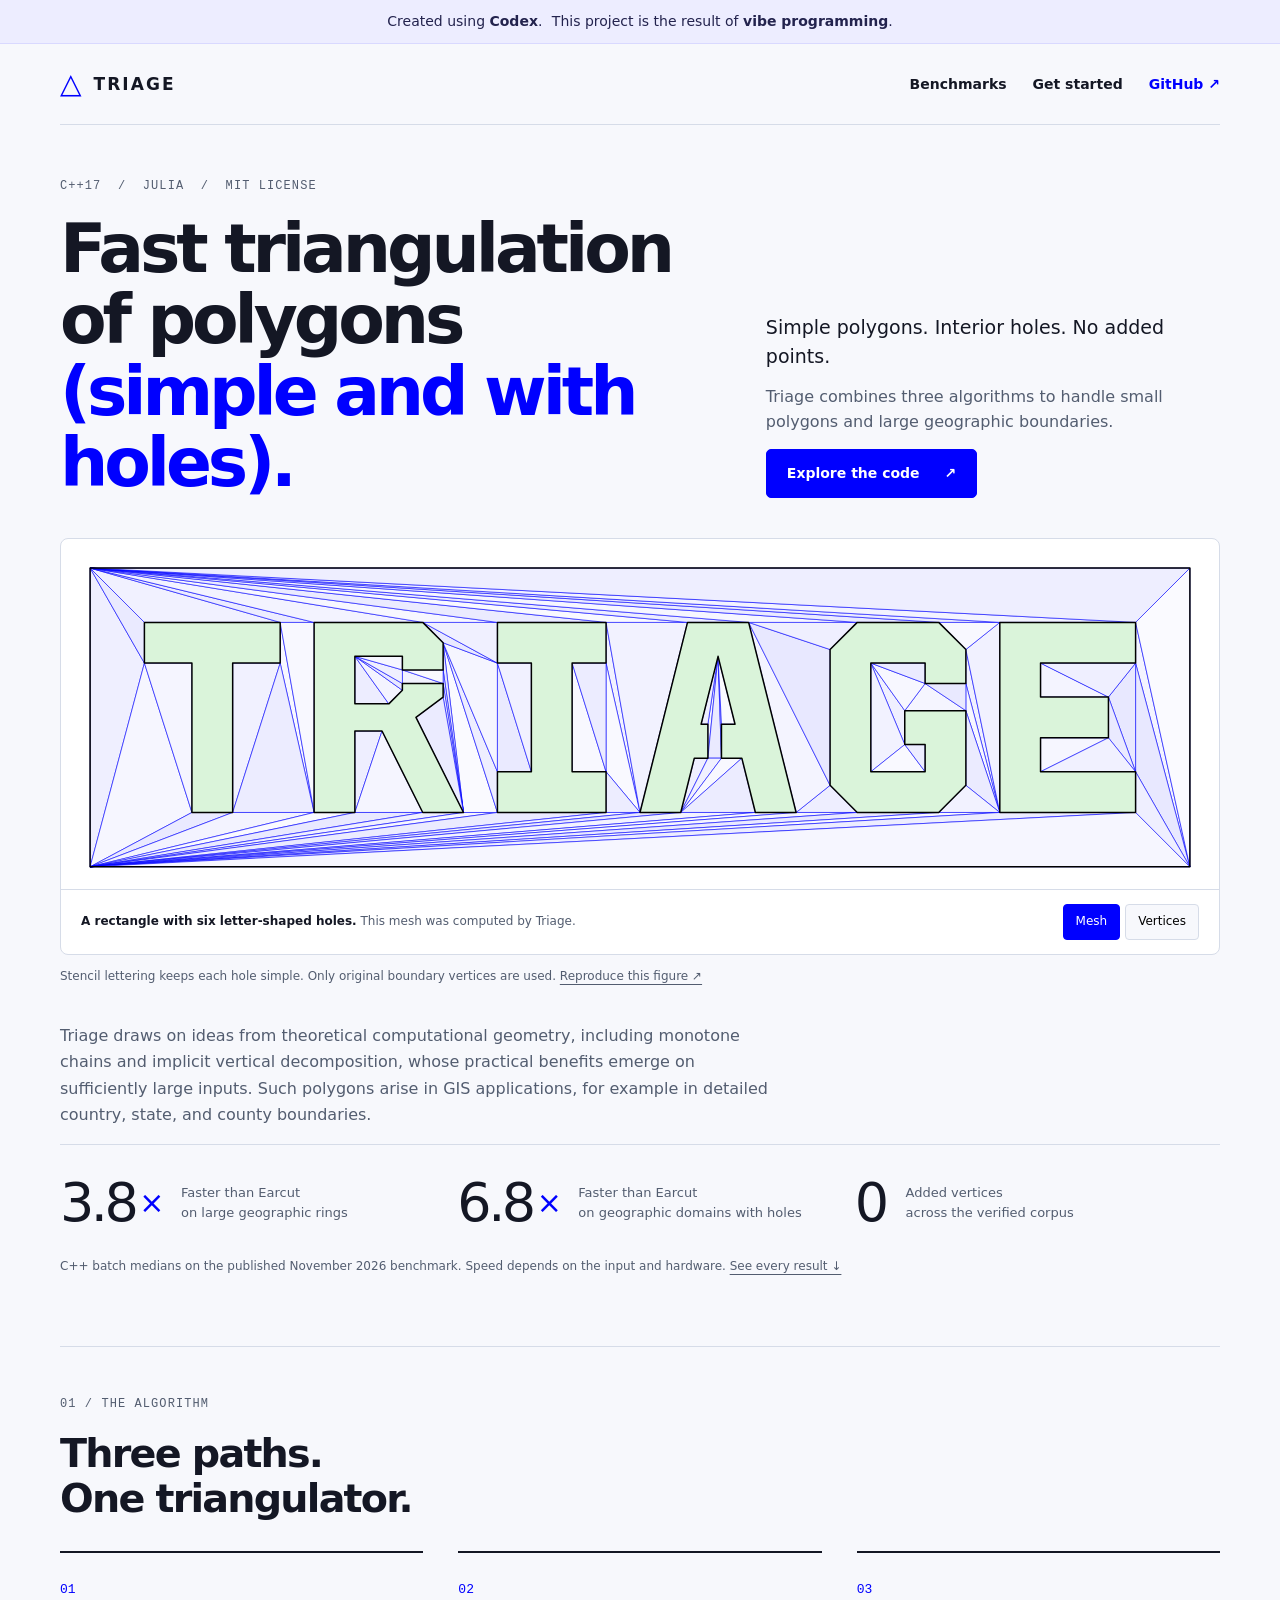
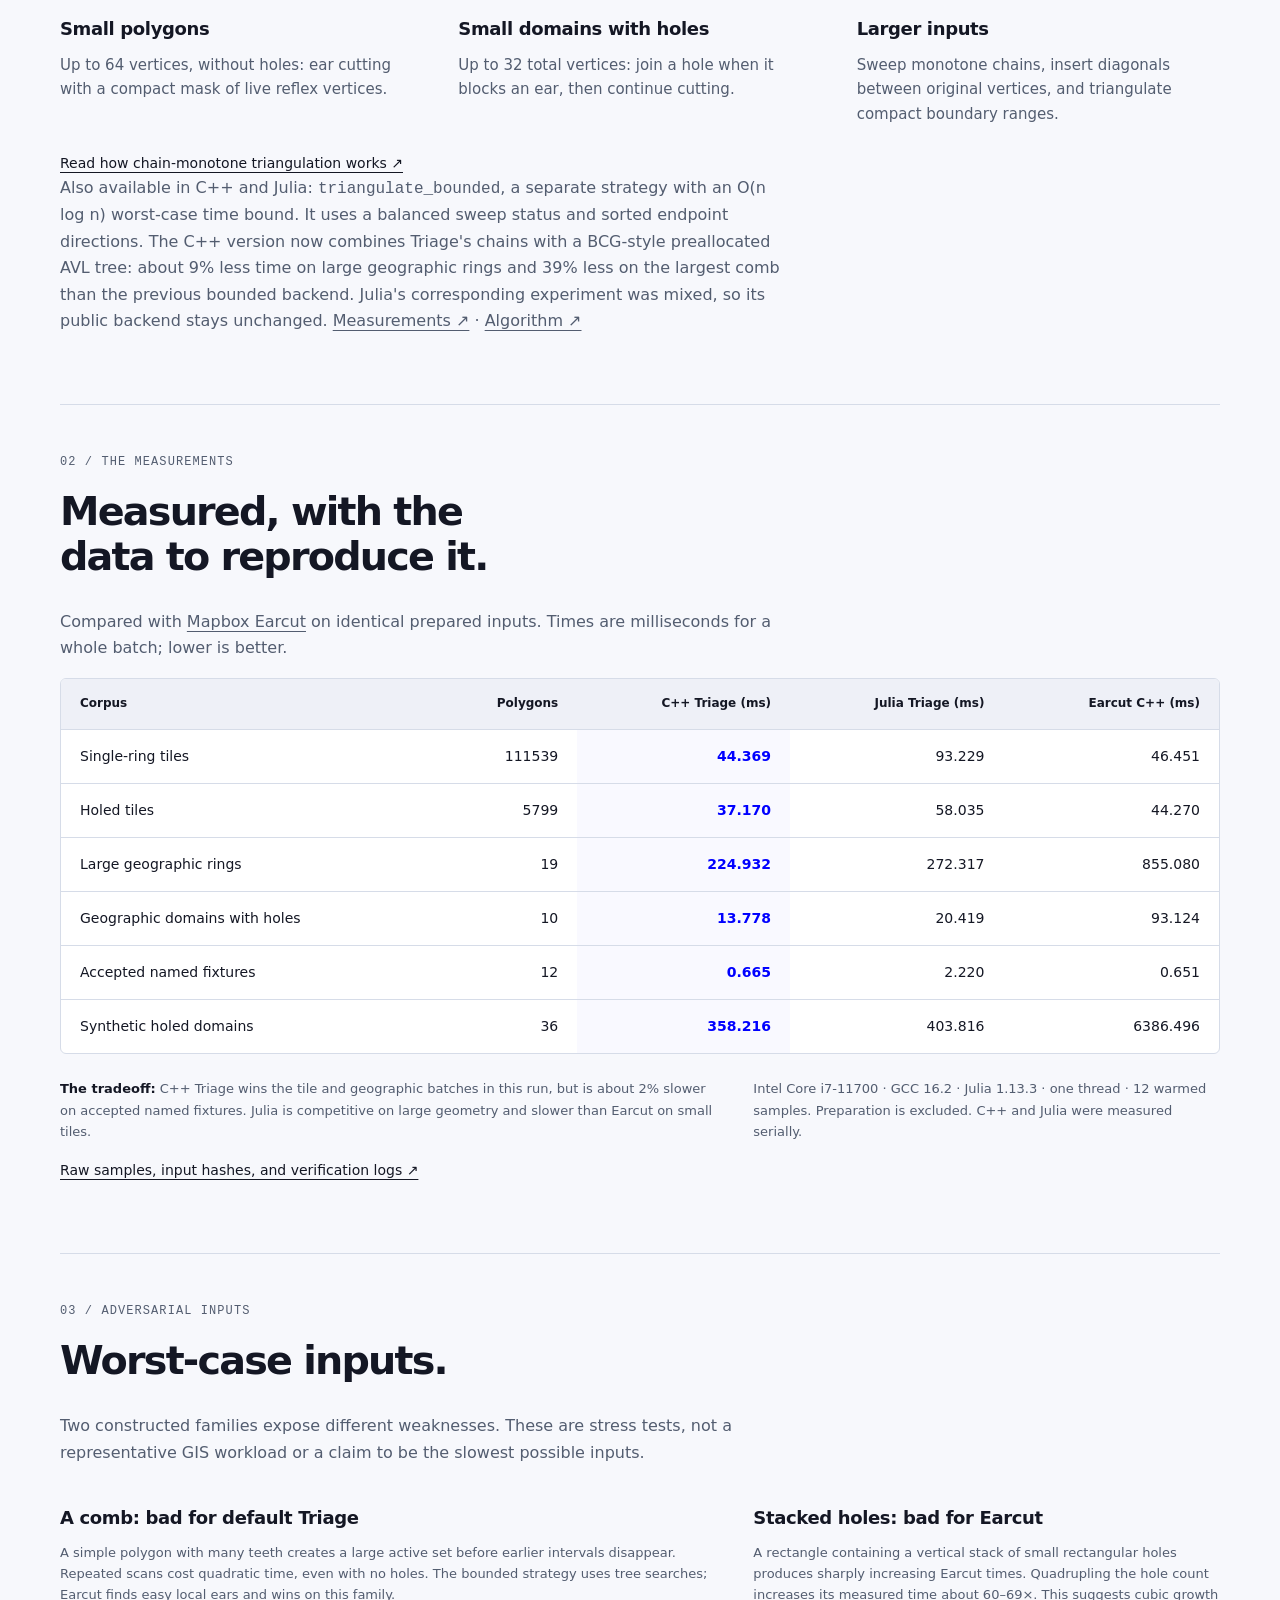
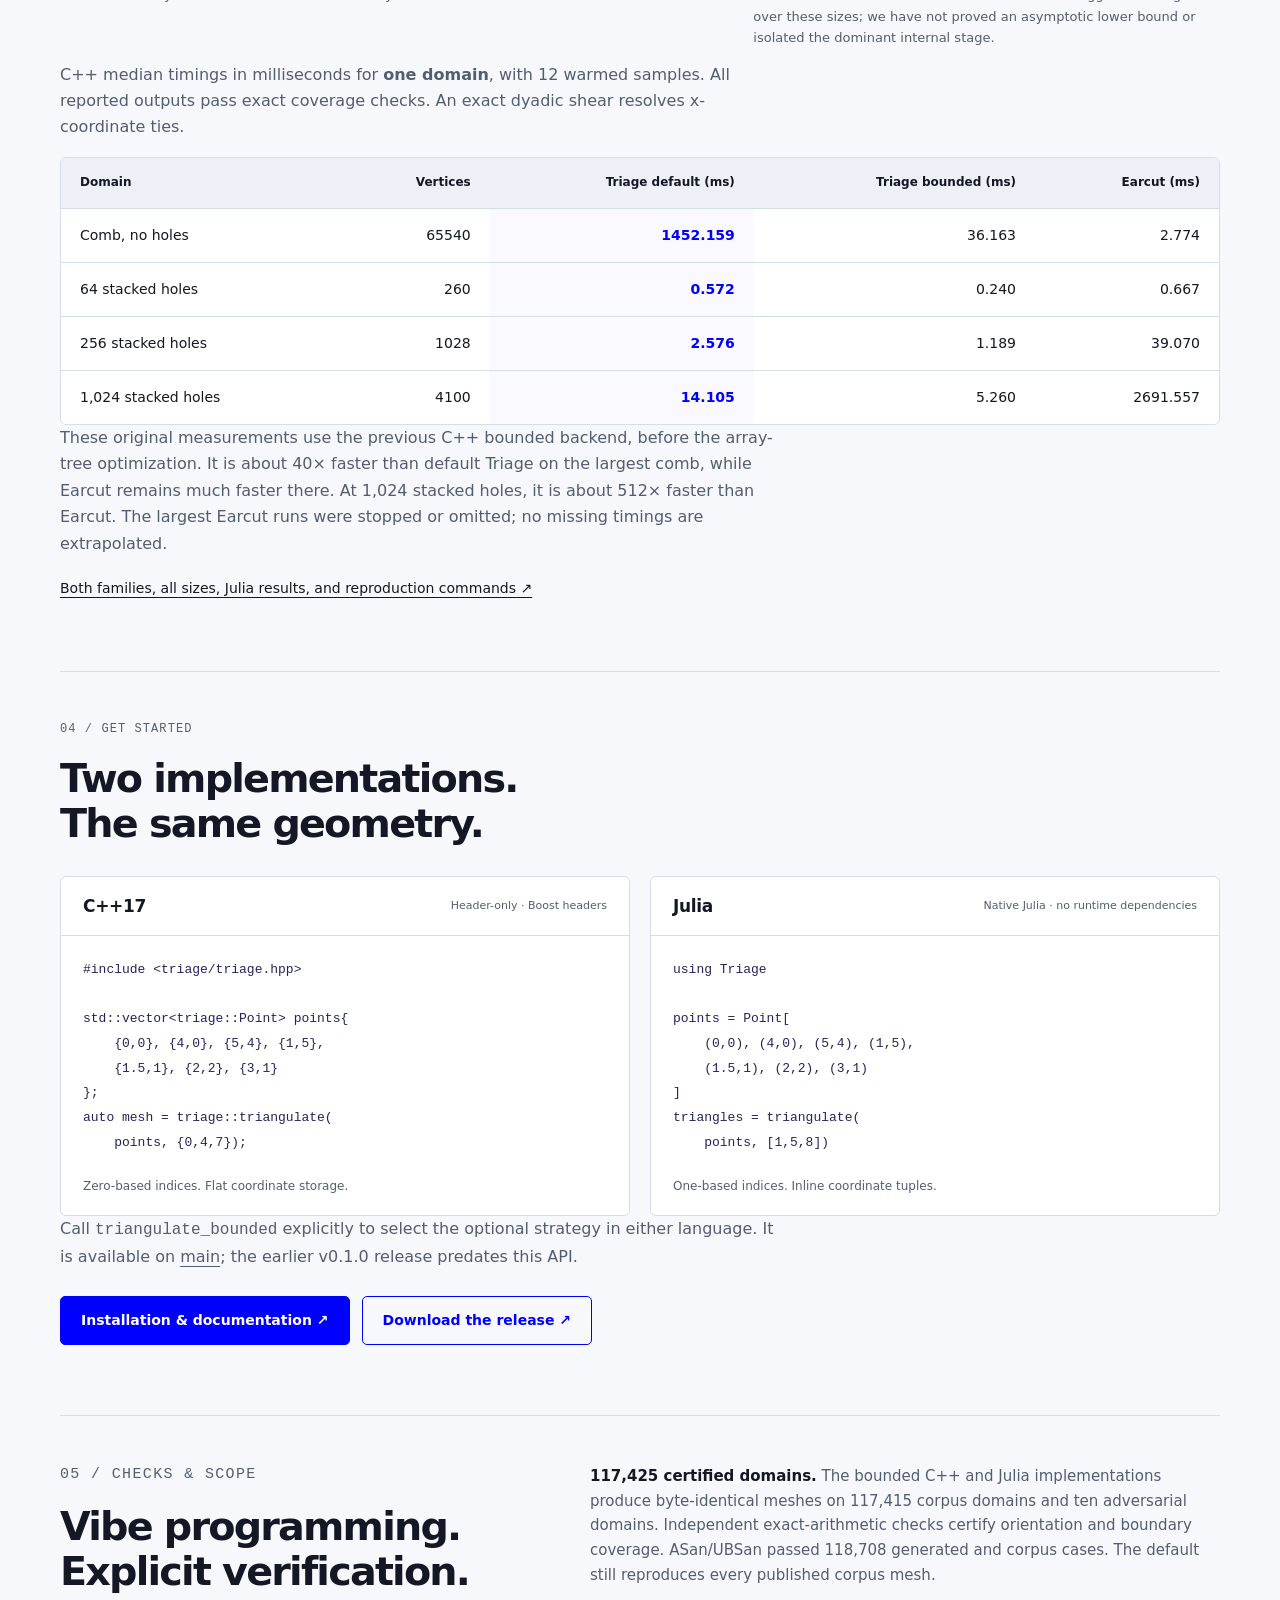
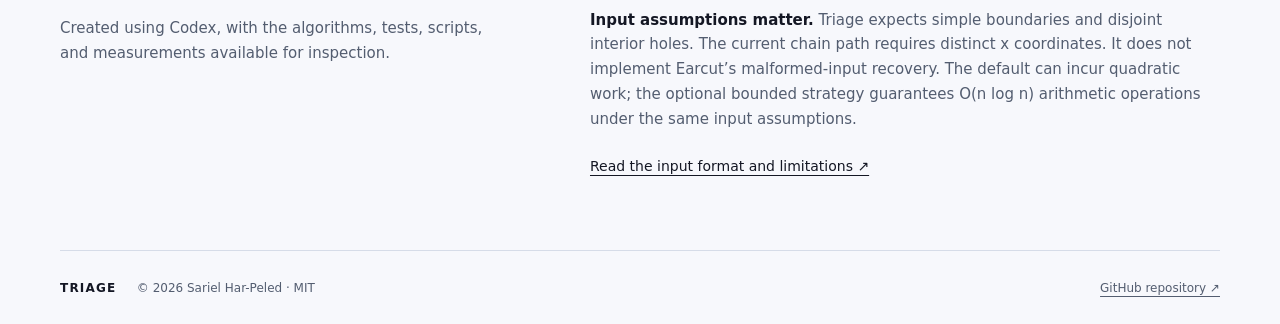
<file: docs/index.html>
<!doctype html>
<html lang="en">
<head>
  <meta charset="utf-8">
  <meta name="viewport" content="width=device-width,initial-scale=1">
  <title>Triage — fast triangulation in C++ and Julia</title>
  <meta name="description" content="Original-vertex polygon triangulation in C++ and Julia. Created using Codex, through vibe programming, with reproducible correctness checks and benchmarks.">
  <meta name="theme-color" content="#f7f8fc">
  <link rel="icon" href="data:image/svg+xml,%3Csvg xmlns='http://www.w3.org/2000/svg' viewBox='0 0 32 32'%3E%3Cpath d='M3 27L16 4l13 23Z' fill='blue'/%3E%3C/svg%3E">
  <link rel="stylesheet" href="assets/site.css">
  <script src="assets/site.js" defer></script>
</head>
<body>
  <div class="attribution"><span>Created using <strong>Codex</strong>.</span> This project is the result of <strong>vibe programming</strong>.</div>
  <div class="page">
    <header>
      <a class="brand" href="./" aria-label="Triage home"><span class="brand-mark" aria-hidden="true">△</span> TRIAGE</a>
      <nav aria-label="Main navigation"><a href="#results">Benchmarks</a><a href="#start">Get started</a><a class="repo-link" href="https://github.com/sarielhp/triage">GitHub ↗</a></nav>
    </header>
    <main>
      <section class="hero" aria-labelledby="title">
        <div class="hero-heading">
          <div><p class="eyebrow">C++17 &nbsp;/&nbsp; JULIA &nbsp;/&nbsp; MIT LICENSE</p><h1 id="title">Fast triangulation of polygons <span>(simple and with holes).</span></h1></div>
          <div class="hero-intro"><p>Simple polygons. Interior holes. No added points.</p><p>Triage combines three algorithms to handle small polygons and large geographic boundaries.</p><a class="button primary" href="https://github.com/sarielhp/triage">Explore the code <span aria-hidden="true">↗</span></a></div>
        </div>
        <figure class="wordmark">
          <div class="drawing"><svg xmlns="http://www.w3.org/2000/svg" viewBox="-0.15 -0.15 40.8 11.3" role="img" aria-labelledby="wordmark-title wordmark-desc">
<title id="wordmark-title">TRIAGE, cut out of a triangulated rectangle</title>
<desc id="wordmark-desc">Six stencil letters are polygon holes. Triage computed 99 triangles using 89 original vertices, with no added points.</desc>
<rect x="0" y="0" width="40.5" height="11" fill="white"/>
<g class="mesh" stroke="blue" stroke-width="0.022" stroke-linejoin="round">
<polygon points="0.0,11.0 2.0,3.5 0.0,0.0" fill="rgb(239,239,255)"/>
<polygon points="0.0,11.0 3.75,9.0 2.0,3.5" fill="rgb(246,246,255)"/>
<polygon points="0.0,11.0 5.25,9.0 3.75,9.0" fill="rgb(234,234,255)"/>
<polygon points="5.25,9.0 7.0,3.5 5.25,3.5" fill="rgb(241,241,255)"/>
<polygon points="7.0,3.5 8.25,9.0 7.0,2.0" fill="rgb(248,248,255)"/>
<polygon points="5.25,9.0 8.25,9.0 7.0,3.5" fill="rgb(236,236,255)"/>
<polygon points="0.0,11.0 8.25,9.0 5.25,9.0" fill="rgb(243,243,255)"/>
<polygon points="0.0,11.0 9.75,9.0 8.25,9.0" fill="rgb(250,250,255)"/>
<polygon points="9.75,9.0 10.75,6.0 9.75,6.0" fill="rgb(238,238,255)"/>
<polygon points="9.75,9.0 12.25,9.0 10.75,6.0" fill="rgb(245,245,255)"/>
<polygon points="0.0,11.0 12.25,9.0 9.75,9.0" fill="rgb(233,233,255)"/>
<polygon points="0.0,11.0 13.75,9.0 12.25,9.0" fill="rgb(240,240,255)"/>
<polygon points="0.0,11.0 15.0,9.0 13.75,9.0" fill="rgb(247,247,255)"/>
<polygon points="0.0,11.0 19.0,9.0 15.0,9.0" fill="rgb(235,235,255)"/>
<polygon points="19.0,3.5 20.25,9.0 19.0,2.0" fill="rgb(242,242,255)"/>
<polygon points="19.0,7.5 20.25,9.0 19.0,3.5" fill="rgb(249,249,255)"/>
<polygon points="19.0,9.0 20.25,9.0 19.0,7.5" fill="rgb(237,237,255)"/>
<polygon points="0.0,11.0 20.25,9.0 19.0,9.0" fill="rgb(244,244,255)"/>
<polygon points="0.0,11.0 21.75,9.0 20.25,9.0" fill="rgb(232,232,255)"/>
<polygon points="21.75,9.0 22.75,7.0 22.25,7.0" fill="rgb(239,239,255)"/>
<polygon points="22.75,7.0 23.125,3.25 22.75,5.75" fill="rgb(246,246,255)"/>
<polygon points="22.75,7.0 23.25,7.0 23.125,3.25" fill="rgb(234,234,255)"/>
<polygon points="21.75,9.0 23.25,7.0 22.75,7.0" fill="rgb(241,241,255)"/>
<polygon points="21.75,9.0 24.0,7.0 23.25,7.0" fill="rgb(248,248,255)"/>
<polygon points="21.75,9.0 24.5,9.0 24.0,7.0" fill="rgb(236,236,255)"/>
<polygon points="0.0,11.0 24.5,9.0 21.75,9.0" fill="rgb(243,243,255)"/>
<polygon points="0.0,11.0 26.0,9.0 24.5,9.0" fill="rgb(250,250,255)"/>
<polygon points="26.0,9.0 28.25,9.0 27.25,8.0" fill="rgb(238,238,255)"/>
<polygon points="0.0,11.0 28.25,9.0 26.0,9.0" fill="rgb(245,245,255)"/>
<polygon points="0.0,11.0 31.25,9.0 28.25,9.0" fill="rgb(233,233,255)"/>
<polygon points="32.25,4.25 33.5,9.0 32.25,3.0" fill="rgb(240,240,255)"/>
<polygon points="32.25,5.25 33.5,9.0 32.25,4.25" fill="rgb(247,247,255)"/>
<polygon points="32.25,8.0 33.5,9.0 32.25,5.25" fill="rgb(235,235,255)"/>
<polygon points="31.25,9.0 33.5,9.0 32.25,8.0" fill="rgb(242,242,255)"/>
<polygon points="0.0,11.0 33.5,9.0 31.25,9.0" fill="rgb(249,249,255)"/>
<polygon points="0.0,11.0 38.5,9.0 33.5,9.0" fill="rgb(237,237,255)"/>
<polygon points="40.5,11.0 38.5,2.0 38.5,3.5" fill="rgb(244,244,255)"/>
<polygon points="40.5,11.0 38.5,3.5 38.5,7.5" fill="rgb(232,232,255)"/>
<polygon points="40.5,11.0 38.5,7.5 38.5,9.0" fill="rgb(239,239,255)"/>
<polygon points="40.5,11.0 38.5,9.0 0.0,11.0" fill="rgb(246,246,255)"/>
<polygon points="0.0,0.0 2.0,3.5 2.0,2.0" fill="rgb(234,234,255)"/>
<polygon points="0.0,0.0 2.0,2.0 7.0,2.0" fill="rgb(241,241,255)"/>
<polygon points="7.0,2.0 8.25,9.0 8.25,2.0" fill="rgb(248,248,255)"/>
<polygon points="0.0,0.0 7.0,2.0 8.25,2.0" fill="rgb(236,236,255)"/>
<polygon points="0.0,0.0 8.25,2.0 12.25,2.0" fill="rgb(243,243,255)"/>
<polygon points="13.0,2.75 13.75,9.0 15.0,9.0" fill="rgb(250,250,255)"/>
<polygon points="13.0,2.75 15.0,9.0 15.0,7.5" fill="rgb(238,238,255)"/>
<polygon points="13.0,2.75 15.0,7.5 15.0,3.5" fill="rgb(245,245,255)"/>
<polygon points="12.25,2.0 13.0,2.75 15.0,3.5" fill="rgb(233,233,255)"/>
<polygon points="12.25,2.0 15.0,3.5 15.0,2.0" fill="rgb(240,240,255)"/>
<polygon points="0.0,0.0 12.25,2.0 15.0,2.0" fill="rgb(247,247,255)"/>
<polygon points="0.0,0.0 15.0,2.0 19.0,2.0" fill="rgb(235,235,255)"/>
<polygon points="19.0,2.0 20.25,9.0 22.0,2.0" fill="rgb(242,242,255)"/>
<polygon points="0.0,0.0 19.0,2.0 22.0,2.0" fill="rgb(249,249,255)"/>
<polygon points="0.0,0.0 22.0,2.0 24.25,2.0" fill="rgb(237,237,255)"/>
<polygon points="24.25,2.0 26.0,9.0 27.25,8.0" fill="rgb(244,244,255)"/>
<polygon points="24.25,2.0 27.25,8.0 27.25,3.0" fill="rgb(232,232,255)"/>
<polygon points="24.25,2.0 27.25,3.0 28.25,2.0" fill="rgb(239,239,255)"/>
<polygon points="0.0,0.0 24.25,2.0 28.25,2.0" fill="rgb(246,246,255)"/>
<polygon points="0.0,0.0 28.25,2.0 31.25,2.0" fill="rgb(234,234,255)"/>
<polygon points="32.25,3.0 33.5,9.0 33.5,2.0" fill="rgb(241,241,255)"/>
<polygon points="31.25,2.0 32.25,3.0 33.5,2.0" fill="rgb(248,248,255)"/>
<polygon points="0.0,0.0 31.25,2.0 33.5,2.0" fill="rgb(236,236,255)"/>
<polygon points="0.0,0.0 33.5,2.0 38.5,2.0" fill="rgb(243,243,255)"/>
<polygon points="40.5,0.0 38.5,2.0 40.5,11.0" fill="rgb(250,250,255)"/>
<polygon points="40.5,0.0 0.0,0.0 38.5,2.0" fill="rgb(238,238,255)"/>
<polygon points="3.75,3.5 2.0,3.5 3.75,9.0" fill="rgb(245,245,255)"/>
<polygon points="13.75,9.0 13.0,2.75 13.0,3.75" fill="rgb(233,233,255)"/>
<polygon points="13.75,9.0 13.0,3.75 13.0,4.25" fill="rgb(240,240,255)"/>
<polygon points="13.75,9.0 13.0,4.25 13.0,4.75" fill="rgb(247,247,255)"/>
<polygon points="13.75,9.0 13.0,4.75 12.0,5.5" fill="rgb(235,235,255)"/>
<polygon points="13.0,4.25 11.5,3.75 11.5,4.25" fill="rgb(242,242,255)"/>
<polygon points="13.0,3.75 11.5,3.75 13.0,4.25" fill="rgb(249,249,255)"/>
<polygon points="11.0,5.0 9.75,3.25 9.75,5.0" fill="rgb(237,237,255)"/>
<polygon points="9.75,3.25 11.0,5.0 11.5,4.5" fill="rgb(244,244,255)"/>
<polygon points="9.75,3.25 11.5,4.5 11.5,4.25" fill="rgb(232,232,255)"/>
<polygon points="9.75,3.25 11.5,4.25 11.5,3.75" fill="rgb(239,239,255)"/>
<polygon points="11.5,3.25 9.75,3.25 11.5,3.75" fill="rgb(246,246,255)"/>
<polygon points="16.25,7.5 15.0,3.5 15.0,7.5" fill="rgb(234,234,255)"/>
<polygon points="16.25,3.5 15.0,3.5 16.25,7.5" fill="rgb(241,241,255)"/>
<polygon points="19.0,7.5 17.75,3.5 17.75,7.5" fill="rgb(248,248,255)"/>
<polygon points="19.0,3.5 17.75,3.5 19.0,7.5" fill="rgb(236,236,255)"/>
<polygon points="23.125,3.25 23.25,7.0 23.25,5.75" fill="rgb(243,243,255)"/>
<polygon points="23.75,5.75 23.125,3.25 23.25,5.75" fill="rgb(250,250,255)"/>
<polygon points="23.125,3.25 22.5,5.75 22.75,5.75" fill="rgb(238,238,255)"/>
<polygon points="32.25,5.25 30.75,4.25 30.0,5.25" fill="rgb(245,245,255)"/>
<polygon points="32.25,4.25 30.75,4.25 32.25,5.25" fill="rgb(233,233,255)"/>
<polygon points="28.75,3.5 30.0,6.5 30.0,5.25" fill="rgb(240,240,255)"/>
<polygon points="28.75,3.5 30.0,5.25 30.75,4.25" fill="rgb(247,247,255)"/>
<polygon points="30.75,3.5 28.75,3.5 30.75,4.25" fill="rgb(235,235,255)"/>
<polygon points="28.75,7.5 30.0,6.5 28.75,3.5" fill="rgb(242,242,255)"/>
<polygon points="30.75,7.5 30.0,6.5 28.75,7.5" fill="rgb(249,249,255)"/>
<polygon points="30.75,6.5 30.0,6.5 30.75,7.5" fill="rgb(237,237,255)"/>
<polygon points="37.5,4.75 35.0,3.5 35.0,4.75" fill="rgb(244,244,255)"/>
<polygon points="38.5,3.5 37.5,4.75 38.5,7.5" fill="rgb(232,232,255)"/>
<polygon points="38.5,3.5 35.0,3.5 37.5,4.75" fill="rgb(239,239,255)"/>
<polygon points="35.0,7.5 37.5,6.25 35.0,6.25" fill="rgb(246,246,255)"/>
<polygon points="38.5,7.5 37.5,4.75 37.5,6.25" fill="rgb(234,234,255)"/>
<polygon points="38.5,7.5 37.5,6.25 35.0,7.5" fill="rgb(241,241,255)"/>
</g><g class="boundary" fill="none" stroke="black" stroke-width="0.055" stroke-linejoin="round">
<polygon points="0.0,11.0 40.5,11.0 40.5,0.0 0.0,0.0" fill="none"/>
<polygon points="2.0,2.0 7.0,2.0 7.0,3.5 5.25,3.5 5.25,9.0 3.75,9.0 3.75,3.5 2.0,3.5" fill="#daf4da"/>
<polygon points="8.25,2.0 12.25,2.0 13.0,2.75 13.0,3.75 11.5,3.75 11.5,3.25 9.75,3.25 9.75,5.0 11.0,5.0 11.5,4.5 11.5,4.25 13.0,4.25 13.0,4.75 12.0,5.5 13.75,9.0 12.25,9.0 10.75,6.0 9.75,6.0 9.75,9.0 8.25,9.0" fill="#daf4da"/>
<polygon points="15.0,7.5 16.25,7.5 16.25,3.5 15.0,3.5 15.0,2.0 19.0,2.0 19.0,3.5 17.75,3.5 17.75,7.5 19.0,7.5 19.0,9.0 15.0,9.0" fill="#daf4da"/>
<polygon points="22.0,2.0 24.25,2.0 26.0,9.0 24.5,9.0 24.0,7.0 23.25,7.0 23.25,5.75 23.75,5.75 23.125,3.25 22.5,5.75 22.75,5.75 22.75,7.0 22.25,7.0 21.75,9.0 20.25,9.0" fill="#daf4da"/>
<polygon points="32.25,4.25 30.75,4.25 30.75,3.5 28.75,3.5 28.75,7.5 30.75,7.5 30.75,6.5 30.0,6.5 30.0,5.25 32.25,5.25 32.25,8.0 31.25,9.0 28.25,9.0 27.25,8.0 27.25,3.0 28.25,2.0 31.25,2.0 32.25,3.0" fill="#daf4da"/>
<polygon points="33.5,2.0 38.5,2.0 38.5,3.5 35.0,3.5 35.0,4.75 37.5,4.75 37.5,6.25 35.0,6.25 35.0,7.5 38.5,7.5 38.5,9.0 33.5,9.0" fill="#daf4da"/>
</g><g class="vertices" fill="blue" style="display:none">
<circle cx="0.0" cy="11.0" r="0.07"/>
<circle cx="40.5" cy="11.0" r="0.07"/>
<circle cx="40.5" cy="0.0" r="0.07"/>
<circle cx="0.0" cy="0.0" r="0.07"/>
<circle cx="2.0" cy="2.0" r="0.07"/>
<circle cx="7.0" cy="2.0" r="0.07"/>
<circle cx="7.0" cy="3.5" r="0.07"/>
<circle cx="5.25" cy="3.5" r="0.07"/>
<circle cx="5.25" cy="9.0" r="0.07"/>
<circle cx="3.75" cy="9.0" r="0.07"/>
<circle cx="3.75" cy="3.5" r="0.07"/>
<circle cx="2.0" cy="3.5" r="0.07"/>
<circle cx="8.25" cy="2.0" r="0.07"/>
<circle cx="12.25" cy="2.0" r="0.07"/>
<circle cx="13.0" cy="2.75" r="0.07"/>
<circle cx="13.0" cy="3.75" r="0.07"/>
<circle cx="11.5" cy="3.75" r="0.07"/>
<circle cx="11.5" cy="3.25" r="0.07"/>
<circle cx="9.75" cy="3.25" r="0.07"/>
<circle cx="9.75" cy="5.0" r="0.07"/>
<circle cx="11.0" cy="5.0" r="0.07"/>
<circle cx="11.5" cy="4.5" r="0.07"/>
<circle cx="11.5" cy="4.25" r="0.07"/>
<circle cx="13.0" cy="4.25" r="0.07"/>
<circle cx="13.0" cy="4.75" r="0.07"/>
<circle cx="12.0" cy="5.5" r="0.07"/>
<circle cx="13.75" cy="9.0" r="0.07"/>
<circle cx="12.25" cy="9.0" r="0.07"/>
<circle cx="10.75" cy="6.0" r="0.07"/>
<circle cx="9.75" cy="6.0" r="0.07"/>
<circle cx="9.75" cy="9.0" r="0.07"/>
<circle cx="8.25" cy="9.0" r="0.07"/>
<circle cx="15.0" cy="7.5" r="0.07"/>
<circle cx="16.25" cy="7.5" r="0.07"/>
<circle cx="16.25" cy="3.5" r="0.07"/>
<circle cx="15.0" cy="3.5" r="0.07"/>
<circle cx="15.0" cy="2.0" r="0.07"/>
<circle cx="19.0" cy="2.0" r="0.07"/>
<circle cx="19.0" cy="3.5" r="0.07"/>
<circle cx="17.75" cy="3.5" r="0.07"/>
<circle cx="17.75" cy="7.5" r="0.07"/>
<circle cx="19.0" cy="7.5" r="0.07"/>
<circle cx="19.0" cy="9.0" r="0.07"/>
<circle cx="15.0" cy="9.0" r="0.07"/>
<circle cx="22.0" cy="2.0" r="0.07"/>
<circle cx="24.25" cy="2.0" r="0.07"/>
<circle cx="26.0" cy="9.0" r="0.07"/>
<circle cx="24.5" cy="9.0" r="0.07"/>
<circle cx="24.0" cy="7.0" r="0.07"/>
<circle cx="23.25" cy="7.0" r="0.07"/>
<circle cx="23.25" cy="5.75" r="0.07"/>
<circle cx="23.75" cy="5.75" r="0.07"/>
<circle cx="23.125" cy="3.25" r="0.07"/>
<circle cx="22.5" cy="5.75" r="0.07"/>
<circle cx="22.75" cy="5.75" r="0.07"/>
<circle cx="22.75" cy="7.0" r="0.07"/>
<circle cx="22.25" cy="7.0" r="0.07"/>
<circle cx="21.75" cy="9.0" r="0.07"/>
<circle cx="20.25" cy="9.0" r="0.07"/>
<circle cx="32.25" cy="4.25" r="0.07"/>
<circle cx="30.75" cy="4.25" r="0.07"/>
<circle cx="30.75" cy="3.5" r="0.07"/>
<circle cx="28.75" cy="3.5" r="0.07"/>
<circle cx="28.75" cy="7.5" r="0.07"/>
<circle cx="30.75" cy="7.5" r="0.07"/>
<circle cx="30.75" cy="6.5" r="0.07"/>
<circle cx="30.0" cy="6.5" r="0.07"/>
<circle cx="30.0" cy="5.25" r="0.07"/>
<circle cx="32.25" cy="5.25" r="0.07"/>
<circle cx="32.25" cy="8.0" r="0.07"/>
<circle cx="31.25" cy="9.0" r="0.07"/>
<circle cx="28.25" cy="9.0" r="0.07"/>
<circle cx="27.25" cy="8.0" r="0.07"/>
<circle cx="27.25" cy="3.0" r="0.07"/>
<circle cx="28.25" cy="2.0" r="0.07"/>
<circle cx="31.25" cy="2.0" r="0.07"/>
<circle cx="32.25" cy="3.0" r="0.07"/>
<circle cx="33.5" cy="2.0" r="0.07"/>
<circle cx="38.5" cy="2.0" r="0.07"/>
<circle cx="38.5" cy="3.5" r="0.07"/>
<circle cx="35.0" cy="3.5" r="0.07"/>
<circle cx="35.0" cy="4.75" r="0.07"/>
<circle cx="37.5" cy="4.75" r="0.07"/>
<circle cx="37.5" cy="6.25" r="0.07"/>
<circle cx="35.0" cy="6.25" r="0.07"/>
<circle cx="35.0" cy="7.5" r="0.07"/>
<circle cx="38.5" cy="7.5" r="0.07"/>
<circle cx="38.5" cy="9.0" r="0.07"/>
<circle cx="33.5" cy="9.0" r="0.07"/>
</g></svg>
</div>
          <figcaption><span><strong>A rectangle with six letter-shaped holes.</strong> This mesh was computed by Triage.</span><span class="mesh-controls" hidden><button type="button" id="mesh-toggle" aria-pressed="true">Mesh</button><button type="button" id="vertices-toggle" aria-pressed="false">Vertices</button></span></figcaption>
        </figure>
        <p class="figure-note">Stencil lettering keeps each hole simple. Only original boundary vertices are used. <a href="https://github.com/sarielhp/triage/blob/main/julia/figures/triage-wordmark.jl">Reproduce this figure ↗</a></p>
        <p class="lead">Triage draws on ideas from theoretical computational geometry, including monotone chains and implicit vertical decomposition, whose practical benefits emerge on sufficiently large inputs. Such polygons arise in GIS applications, for example in detailed country, state, and county boundaries.</p>
        <div class="stats">
          <div><span class="stat-number">3.8<span>×</span></span><p>Faster than Earcut<br>on large geographic rings</p></div>
          <div><span class="stat-number">6.8<span>×</span></span><p>Faster than Earcut<br>on geographic domains with holes</p></div>
          <div><span class="stat-number">0</span><p>Added vertices<br>across the verified corpus</p></div>
        </div>
        <p class="measurement-note">C++ batch medians on the published November 2026 benchmark. Speed depends on the input and hardware. <a href="#results">See every result ↓</a></p>
      </section>
      <section id="method" class="section" aria-labelledby="method-title">
        <div class="section-heading"><p class="eyebrow">01 / THE ALGORITHM</p><h2 id="method-title">Three paths.<br>One triangulator.</h2></div>
        <div class="methods">
          <article><span class="method-number">01</span><h3>Small polygons</h3><p>Up to 64 vertices, without holes: ear cutting with a compact mask of live reflex vertices.</p></article>
          <article><span class="method-number">02</span><h3>Small domains with holes</h3><p>Up to 32 total vertices: join a hole when it blocks an ear, then continue cutting.</p></article>
          <article><span class="method-number">03</span><h3>Larger inputs</h3><p>Sweep monotone chains, insert diagonals between original vertices, and triangulate compact boundary ranges.</p></article>
        </div>
        <p class="section-link"><a href="https://github.com/sarielhp/triage/blob/main/docs/algorithm.md">Read how chain-monotone triangulation works ↗</a></p>
        <p class="lead">Also available in C++ and Julia: <code>triangulate_bounded</code>, a separate strategy with an O(n log n) worst-case time bound. It uses a balanced sweep status and sorted endpoint directions. The C++ version now combines Triage's chains with a BCG-style preallocated AVL tree: about 9% less time on large geographic rings and 39% less on the largest comb than the previous bounded backend. Julia's corresponding experiment was mixed, so its public backend stays unchanged. <a href="https://github.com/sarielhp/triage/blob/main/results/2026-11-15-array-status/README.md">Measurements ↗</a> · <a href="https://github.com/sarielhp/triage/blob/main/docs/bounded.md">Algorithm ↗</a></p>
      </section>
      <section id="results" class="section" aria-labelledby="results-title">
        <div class="section-heading"><p class="eyebrow">02 / THE MEASUREMENTS</p><h2 id="results-title">Measured, with the<br>data to reproduce it.</h2></div>
        <p class="lead">Compared with <a href="https://github.com/mapbox/earcut.hpp">Mapbox Earcut</a> on identical prepared inputs. Times are milliseconds for a whole batch; lower is better.</p>
        <div class="table-scroll" tabindex="0" role="region" aria-label="Benchmark results; scroll horizontally on small screens"><table><thead><tr><th scope="col">Corpus</th><th scope="col">Polygons</th><th scope="col">C++ Triage (ms)</th><th scope="col">Julia Triage (ms)</th><th scope="col">Earcut C++ (ms)</th></tr></thead><tbody><tr><th scope="row">Single-ring tiles</th><td>111539</td><td>44.369</td><td>93.229</td><td>46.451</td></tr>
<tr><th scope="row">Holed tiles</th><td>5799</td><td>37.170</td><td>58.035</td><td>44.270</td></tr>
<tr><th scope="row">Large geographic rings</th><td>19</td><td>224.932</td><td>272.317</td><td>855.080</td></tr>
<tr><th scope="row">Geographic domains with holes</th><td>10</td><td>13.778</td><td>20.419</td><td>93.124</td></tr>
<tr><th scope="row">Accepted named fixtures</th><td>12</td><td>0.665</td><td>2.220</td><td>0.651</td></tr>
<tr><th scope="row">Synthetic holed domains</th><td>36</td><td>358.216</td><td>403.816</td><td>6386.496</td></tr></tbody></table></div>
        <div class="benchmark-notes"><p><strong>The tradeoff:</strong> C++ Triage wins the tile and geographic batches in this run, but is about 2% slower on accepted named fixtures. Julia is competitive on large geometry and slower than Earcut on small tiles.</p><p>Intel Core i7-11700 · GCC 16.2 · Julia 1.13.3 · one thread · 12 warmed samples. Preparation is excluded. C++ and Julia were measured serially.</p></div>
        <a class="text-link" href="https://github.com/sarielhp/triage/tree/main/results/2026-11-15">Raw samples, input hashes, and verification logs ↗</a>
      </section>
      <section id="worst-case" class="section" aria-labelledby="worst-case-title">
        <div class="section-heading"><p class="eyebrow">03 / ADVERSARIAL INPUTS</p><h2 id="worst-case-title">Worst-case inputs.</h2></div>
        <p class="lead">Two constructed families expose different weaknesses. These are stress tests, not a representative GIS workload or a claim to be the slowest possible inputs.</p>
        <div class="benchmark-notes">
          <article><h3>A comb: bad for default Triage</h3><p>A simple polygon with many teeth creates a large active set before earlier intervals disappear. Repeated scans cost quadratic time, even with no holes. The bounded strategy uses tree searches; Earcut finds easy local ears and wins on this family.</p></article>
          <article><h3>Stacked holes: bad for Earcut</h3><p>A rectangle containing a vertical stack of small rectangular holes produces sharply increasing Earcut times. Quadrupling the hole count increases its measured time about 60–69×. This suggests cubic growth over these sizes; we have not proved an asymptotic lower bound or isolated the dominant internal stage.</p></article>
        </div>
        <p class="lead">C++ median timings in milliseconds for <strong>one domain</strong>, with 12 warmed samples. All reported outputs pass exact coverage checks. An exact dyadic shear resolves x-coordinate ties.</p>
        <div class="table-scroll" tabindex="0" role="region" aria-label="Adversarial timings in milliseconds; scroll horizontally on small screens"><table><thead><tr><th scope="col">Domain</th><th scope="col">Vertices</th><th scope="col">Triage default (ms)</th><th scope="col">Triage bounded (ms)</th><th scope="col">Earcut (ms)</th></tr></thead><tbody><tr><th scope="row">Comb, no holes</th><td>65540</td><td>1452.159</td><td>36.163</td><td>2.774</td></tr>
<tr><th scope="row">64 stacked holes</th><td>260</td><td>0.572</td><td>0.240</td><td>0.667</td></tr>
<tr><th scope="row">256 stacked holes</th><td>1028</td><td>2.576</td><td>1.189</td><td>39.070</td></tr>
<tr><th scope="row">1,024 stacked holes</th><td>4100</td><td>14.105</td><td>5.260</td><td>2691.557</td></tr></tbody></table></div>
        <p class="lead">These original measurements use the previous C++ bounded backend, before the array-tree optimization. It is about 40× faster than default Triage on the largest comb, while Earcut remains much faster there. At 1,024 stacked holes, it is about 512× faster than Earcut. The largest Earcut runs were stopped or omitted; no missing timings are extrapolated.</p>
        <a class="text-link" href="https://github.com/sarielhp/triage#worst-case-inputs">Both families, all sizes, Julia results, and reproduction commands ↗</a>
      </section>
      <section id="start" class="section" aria-labelledby="start-title">
        <div class="section-heading"><p class="eyebrow">04 / GET STARTED</p><h2 id="start-title">Two implementations.<br>The same geometry.</h2></div>
        <div class="code-grid">
          <article class="code-card"><div class="code-title"><h3>C++17</h3><span>Header-only · Boost headers</span></div><pre><code>#include &lt;triage/triage.hpp&gt;

std::vector&lt;triage::Point&gt; points{
    {0,0}, {4,0}, {5,4}, {1,5},
    {1.5,1}, {2,2}, {3,1}
};
auto mesh = triage::triangulate(
    points, {0,4,7});</code></pre><p>Zero-based indices. Flat coordinate storage.</p></article>
          <article class="code-card"><div class="code-title"><h3>Julia</h3><span>Native Julia · no runtime dependencies</span></div><pre><code>using Triage

points = Point[
    (0,0), (4,0), (5,4), (1,5),
    (1.5,1), (2,2), (3,1)
]
triangles = triangulate(
    points, [1,5,8])</code></pre><p>One-based indices. Inline coordinate tuples.</p></article>
        </div>
        <p class="lead">Call <code>triangulate_bounded</code> explicitly to select the optional strategy in either language. It is available on <a href="https://github.com/sarielhp/triage">main</a>; the earlier v0.1.0 release predates this API.</p>
        <div class="start-links"><a class="button primary" href="https://github.com/sarielhp/triage#cpp">Installation & documentation ↗</a><a class="button secondary" href="https://github.com/sarielhp/triage/releases/latest">Download the release ↗</a></div>
      </section>
      <section class="verification section" aria-labelledby="verification-title">
        <div><p class="eyebrow">05 / CHECKS & SCOPE</p><h2 id="verification-title">Vibe programming.<br>Explicit verification.</h2><p>Created using Codex, with the algorithms, tests, scripts, and measurements available for inspection.</p></div>
        <div class="verification-details"><p><strong>117,425 certified domains.</strong> The bounded C++ and Julia implementations produce byte-identical meshes on 117,415 corpus domains and ten adversarial domains. Independent exact-arithmetic checks certify orientation and boundary coverage. ASan/UBSan passed 118,708 generated and corpus cases. The default still reproduces every published corpus mesh.</p><p><strong>Input assumptions matter.</strong> Triage expects simple boundaries and disjoint interior holes. The current chain path requires distinct x coordinates. It does not implement Earcut’s malformed-input recovery. The default can incur quadratic work; the optional bounded strategy guarantees O(n log n) arithmetic operations under the same input assumptions.</p><a href="https://github.com/sarielhp/triage#input-format">Read the input format and limitations ↗</a></div>
      </section>
    </main>
    <footer><p>TRIAGE <span>© 2026 Sariel Har-Peled · MIT</span></p><a href="https://github.com/sarielhp/triage">GitHub repository ↗</a></footer>
  </div>
</body>
</html>
</file>
<file: docs/assets/site.css>
:root{--paper:#f7f8fc;--ink:#141724;--muted:#535d70;--line:#d6dce8;--blue:#0000ff;--soft:#ededff;--mono:ui-monospace,SFMono-Regular,Consolas,monospace}
*{box-sizing:border-box}html{scroll-behavior:smooth;scroll-padding-top:24px}body{margin:0;background:var(--paper);color:var(--ink);font:17px/1.65 system-ui,-apple-system,BlinkMacSystemFont,"Segoe UI",sans-serif}a{color:inherit;text-underline-offset:4px}a:hover{color:var(--blue)}button,a{-webkit-tap-highlight-color:transparent}a:focus-visible,button:focus-visible,[tabindex]:focus-visible{outline:3px solid var(--blue);outline-offset:5px}button{font:inherit}button,a{touch-action:manipulation}.attribution{padding:10px 24px;text-align:center;background:var(--soft);border-bottom:1px solid #d9d9ff;font-size:14px;color:#23234e}.attribution span{margin-right:5px}.page{max-width:1240px;margin:auto;padding:0 40px}header{display:flex;align-items:center;justify-content:space-between;padding:26px 0;border-bottom:1px solid var(--line)}.brand{text-decoration:none;font-weight:800;letter-spacing:.12em;display:flex;gap:10px;align-items:center}.brand-mark{color:var(--blue);font-size:28px;line-height:1}nav{display:flex;gap:26px;font-size:14px;font-weight:600}nav a{text-decoration:none}.repo-link{color:var(--blue)}.hero{padding:52px 0 0}.hero-heading{display:grid;grid-template-columns:1.4fr 1fr;align-items:end;gap:70px;margin-bottom:40px}.eyebrow{font:12px/1.5 var(--mono);letter-spacing:.09em;color:var(--muted);margin:0 0 18px}h1,h2,h3,p{margin-top:0}h1{font-size:clamp(38px,5.3vw,70px);line-height:1.05;letter-spacing:-.06em;margin-bottom:0;font-weight:700}h1 span{color:var(--blue)}.hero-intro p{font-size:16px;line-height:1.55;color:var(--muted);margin-bottom:14px}.hero-intro p:first-child{color:var(--ink);font-size:19px;font-weight:500}.button{display:inline-flex;align-items:center;justify-content:space-between;gap:25px;padding:12px 20px;font-size:14px;font-weight:650;text-decoration:none;border:1px solid var(--blue);border-radius:5px;min-height:46px}.primary{color:white;background:var(--blue)}.primary:hover{background:#2424dd;color:white}.secondary{background:transparent;color:var(--blue)}.secondary:hover{background:var(--soft)}.wordmark{margin:0;border:1px solid var(--line);border-radius:8px;overflow:hidden;background:white}.drawing{padding:25px 25px 18px}.drawing svg{display:block;width:100%;height:auto}.drawing .mesh{transition:opacity .2s}.drawing.mesh-hidden .mesh{opacity:0}.drawing.points-visible .vertices{display:initial!important}figcaption{border-top:1px solid var(--line);padding:14px 20px;display:flex;justify-content:space-between;gap:20px;align-items:center;color:var(--muted);font-size:12px}figcaption strong{color:var(--ink);font-weight:600}.mesh-controls{display:flex;gap:5px;flex-shrink:0}.mesh-controls[hidden]{display:none}.mesh-controls button{background:var(--paper);border:1px solid var(--line);border-radius:4px;padding:6px 12px;cursor:pointer;font-size:12px;min-height:36px}.mesh-controls button[aria-pressed=true]{background:var(--blue);color:white;border-color:var(--blue)}.figure-note{font-size:12px;color:var(--muted);margin:12px 0 36px}.figure-note a{white-space:nowrap}.stats{display:grid;grid-template-columns:1fr 1fr 1fr;gap:32px;border-top:1px solid var(--line);padding-top:28px}.stats>div{display:flex;align-items:center;gap:20px}.stat-number{font-size:54px;letter-spacing:-.065em;line-height:1.1;white-space:nowrap}.stat-number span{font-size:30px;vertical-align:8px;color:var(--blue);padding-left:4px}.stats p{font-size:13px;line-height:1.5;color:var(--muted);margin:0}.measurement-note{margin:24px 0 0;font-size:12px;color:var(--muted)}.section{border-top:1px solid var(--line);margin-top:70px;padding-top:48px}.section-heading{margin-bottom:30px}h2{font-size:clamp(30px,3.1vw,43px);letter-spacing:-.045em;line-height:1.13;margin-bottom:0}h3{font-size:18px;letter-spacing:-.02em;line-height:1.3;margin:16px 0 12px}.methods{display:grid;grid-template-columns:repeat(3,1fr);gap:35px}.methods article{border-top:2px solid var(--ink);padding-top:20px}.methods p{font-size:15px;color:var(--muted);line-height:1.65;margin:0}.method-number{font:13px var(--mono);color:var(--blue)}.section-link,.text-link{font-size:14px}.section-link{margin:25px 0 0}.lead{max-width:720px;font-size:16px;color:var(--muted)}.table-scroll{overflow-x:auto;border:1px solid var(--line);border-radius:6px;background:white}table{width:100%;border-collapse:collapse;font-size:14px;white-space:nowrap;text-align:right}th,td{padding:15px 19px;border-bottom:1px solid var(--line)}thead th{background:#eef0f7;font-size:12px;font-weight:600}td:first-child,th:first-child{text-align:left}tbody th{font-weight:500}tbody tr:last-child td,tbody tr:last-child th{border-bottom:0}td{font-variant-numeric:tabular-nums}td:nth-child(3){color:var(--blue);font-weight:650;background:#f9f9ff}.benchmark-notes{display:grid;grid-template-columns:1.4fr 1fr;gap:40px;margin-top:24px}.benchmark-notes p{font-size:13px;color:var(--muted);line-height:1.65}.benchmark-notes strong{color:var(--ink)}.code-grid{display:grid;grid-template-columns:1fr 1fr;gap:20px}.code-card{border:1px solid var(--line);border-radius:6px;overflow:hidden;background:white}.code-title{padding:18px 22px;border-bottom:1px solid var(--line);display:flex;align-items:center;justify-content:space-between;gap:10px}.code-title h3{margin:0;font-size:17px}.code-title span{font-size:11px;color:var(--muted)}pre{margin:0;padding:22px;overflow-x:auto;font:13px/1.9 var(--mono);color:#24235b}.code-card>p{font-size:12px;color:var(--muted);margin:0;padding:0 22px 18px}.start-links{display:flex;gap:12px;flex-wrap:wrap;margin-top:26px}.verification{display:grid;grid-template-columns:1fr 1.4fr;gap:80px}.verification h2{margin-bottom:22px}.verification p{font-size:15px;color:var(--muted)}.verification-details p{margin-bottom:20px}.verification strong{color:var(--ink)}.verification-details a{font-size:14px}footer{display:flex;justify-content:space-between;align-items:center;gap:20px;border-top:1px solid var(--line);padding:28px 0;margin-top:70px;font-size:12px}footer p{font-weight:700;letter-spacing:.1em;margin:0}footer span{color:var(--muted);font-weight:400;letter-spacing:normal;margin-left:15px}footer a{color:var(--muted)}
@media(max-width:850px){.page{padding:0 24px}.hero-heading{gap:30px}.stats>div{display:block}.stats p{margin-top:10px}.stat-number{font-size:46px}.code-grid{grid-template-columns:1fr}.methods{gap:22px}.verification{gap:35px}.code-title span{font-size:12px}}
@media(max-width:600px){body{font-size:16px}.page{padding:0 18px}.attribution{font-size:12px;padding:9px 18px}.attribution span{display:block}header{padding:20px 0}nav{gap:18px;font-size:12px}nav a:first-child{display:none}.brand{font-size:15px}.hero{padding-top:34px}.hero-heading{grid-template-columns:1fr;gap:22px;margin-bottom:28px}h1{font-size:46px}.hero-intro p{max-width:410px;font-size:15px}.hero-intro p:first-child{font-size:17px}.drawing{padding:14px 9px}figcaption{flex-direction:column;align-items:flex-start;gap:10px;padding:12px}.figure-note{font-size:11px}.stats{gap:10px;padding-top:22px}.stat-number{font-size:38px}.stat-number span{font-size:22px;vertical-align:4px}.stats p{font-size:11px}.measurement-note{font-size:11px}.section{margin-top:48px;padding-top:32px}.methods{grid-template-columns:1fr;gap:25px}.methods h3{margin-top:10px}.methods article{padding-top:14px}.benchmark-notes{grid-template-columns:1fr;gap:0}th,td{padding:12px 14px}.code-title{padding:16px}.code-title span{font-size:10px}pre{font-size:12px;padding:16px}.verification{grid-template-columns:1fr;gap:15px}footer{align-items:flex-start;flex-direction:column;margin-top:40px}footer span{display:block;margin:8px 0 0}.button{font-size:13px}}
@media(prefers-reduced-motion:reduce){html{scroll-behavior:auto}.drawing .mesh{transition:none}}
</file>
